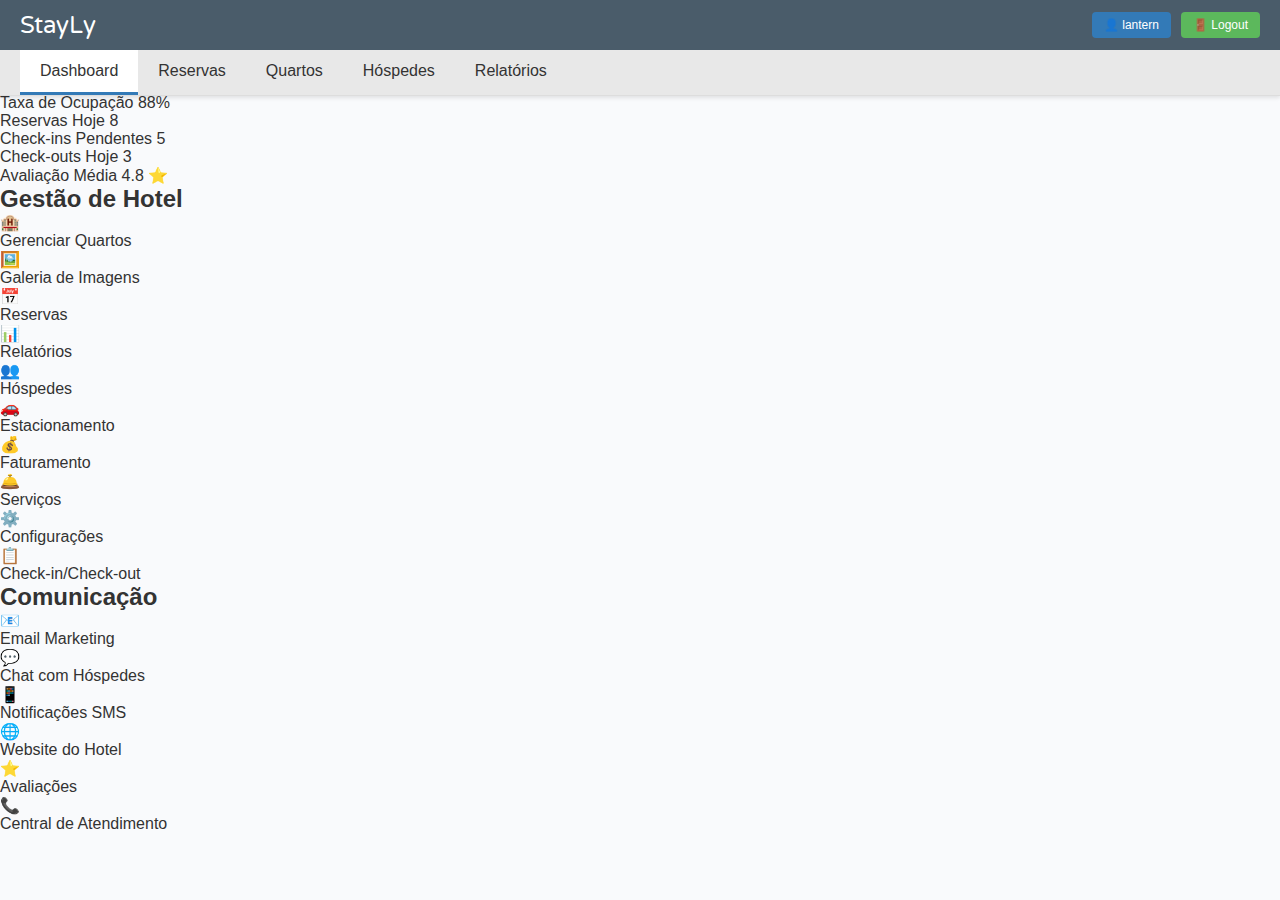
<file: index.html>
<!DOCTYPE html>
<html lang="pt-BR">
<head>
    <meta charset="UTF-8">
    <meta name="viewport" content="width=device-width, initial-scale=1.0">
    <title>StayLy - Painel do Hotel</title>
    <link rel="stylesheet" href="style/style.css">
    <link rel="stylesheet" href="style/header.css">
    <link href="https://fonts.googleapis.com/css2?family=Varela+Round:wght@400&family=Open+Sans:wght@400;500;600&display=swap" rel="stylesheet">
</head>
<body>
    <!-- Cabeçalho -->
    <header class="top-bar">
        <div class="sup">
            <div class="logo">
                StayLy
            </div>
            <div class="user-actions">
                <button class="btn-user">👤 lantern</button>
                <button class="btn-logout">🚪 Logout</button>
            </div>
        </div>
        <div class="inf">
            <nav role="navigation" aria-label="Menu principal">
                <ul class="nav-links">
                    <li><a href="#" class="active">Dashboard</a></li>
                    <li><a href="pages/reservas.html">Reservas</a></li>
                    <li><a href="pages/quartos.html">Quartos</a></li>
                    <li><a href="#">Hóspedes</a></li>
                    <li><a href="#">Relatórios</a></li>
                </ul>
            </nav>
        </div>
    </header>

    <!-- Container principal -->
    <div class="main-container">
        <!-- Barra lateral esquerda -->
        <aside class="sidebar">
            <div class="hotel-info">
                <h3>Pousada Maria</h3>
                <div class="info-item">
                    <span class="label">Endereço</span>
                    <span class="value">Rua Marirana, Numero 6, Honório Roldão</span>
                </div>
                <div class="info-item">
                    <span class="label">Cidade</span>
                    <span class="value">Presidente Figueiredo - AM</span>
                </div>
                <div class="info-item">
                    <span class="label">Último Acesso</span>
                    <span class="value">10.1.4.214</span>
                </div>
                <div class="info-item">
                    <span class="label">Quartos Disponíveis</span>
                    <span class="value">15 / 17</span>
                </div>
                <div class="info-item">
                    <span class="label">Taxa de Ocupação</span>
                    <span class="value">88%</span>
                </div>
                <div class="info-item">
                    <span class="label">Reservas Hoje</span>
                    <span class="value">8</span>
                </div>
                <div class="info-item">
                    <span class="label">Check-ins Pendentes</span>
                    <span class="value">5</span>
                </div>
                <div class="info-item">
                    <span class="label">Check-outs Hoje</span>
                    <span class="value">3</span>
                </div>
                <div class="info-item">
                    <span class="label">Avaliação Média</span>
                    <span class="value">4.8 ⭐</span>
                </div>
            </div>
        </aside>

        <!-- Área de conteúdo principal -->
        <main class="content-area">
            <!-- Seção de Gestão de Hotel -->
            <section class="content-section">
                <h2>Gestão de Hotel</h2>
                <div class="feature-grid">
                    <div class="feature-item">
                        <div class="feature-icon">🏨</div>
                        <span class="feature-label">Gerenciar Quartos</span>
                    </div>
                    <div class="feature-item">
                        <div class="feature-icon">🖼️</div>
                        <span class="feature-label">Galeria de Imagens</span>
                    </div>
                    <div class="feature-item">
                        <div class="feature-icon">📅</div>
                        <span class="feature-label">Reservas</span>
                    </div>
                    <div class="feature-item">
                        <div class="feature-icon">📊</div>
                        <span class="feature-label">Relatórios</span>
                    </div>
                    <div class="feature-item">
                        <div class="feature-icon">👥</div>
                        <span class="feature-label">Hóspedes</span>
                    </div>
                    <div class="feature-item">
                        <div class="feature-icon">🚗</div>
                        <span class="feature-label">Estacionamento</span>
                    </div>
                    <div class="feature-item">
                        <div class="feature-icon">💰</div>
                        <span class="feature-label">Faturamento</span>
                    </div>
                    <div class="feature-item">
                        <div class="feature-icon">🛎️</div>
                        <span class="feature-label">Serviços</span>
                    </div>
                    <div class="feature-item">
                        <div class="feature-icon">⚙️</div>
                        <span class="feature-label">Configurações</span>
                    </div>
                    <div class="feature-item">
                        <div class="feature-icon">📋</div>
                        <span class="feature-label">Check-in/Check-out</span>
                    </div>
                </div>
            </section>

            <!-- Seção de Comunicação -->
            <section class="content-section">
                <h2>Comunicação</h2>
                <div class="feature-grid">
                    <div class="feature-item">
                        <div class="feature-icon">📧</div>
                        <span class="feature-label">Email Marketing</span>
                    </div>
                    <div class="feature-item">
                        <div class="feature-icon">💬</div>
                        <span class="feature-label">Chat com Hóspedes</span>
                    </div>
                    <div class="feature-item">
                        <div class="feature-icon">📱</div>
                        <span class="feature-label">Notificações SMS</span>
                    </div>
                    <div class="feature-item">
                        <div class="feature-icon">🌐</div>
                        <span class="feature-label">Website do Hotel</span>
                    </div>
                    <div class="feature-item">
                        <div class="feature-icon">⭐</div>
                        <span class="feature-label">Avaliações</span>
                    </div>
                    <div class="feature-item">
                        <div class="feature-icon">📞</div>
                        <span class="feature-label">Central de Atendimento</span>
                    </div>
                </div>
            </section>
        </main>
    </div>
</body>
</html>
</file>
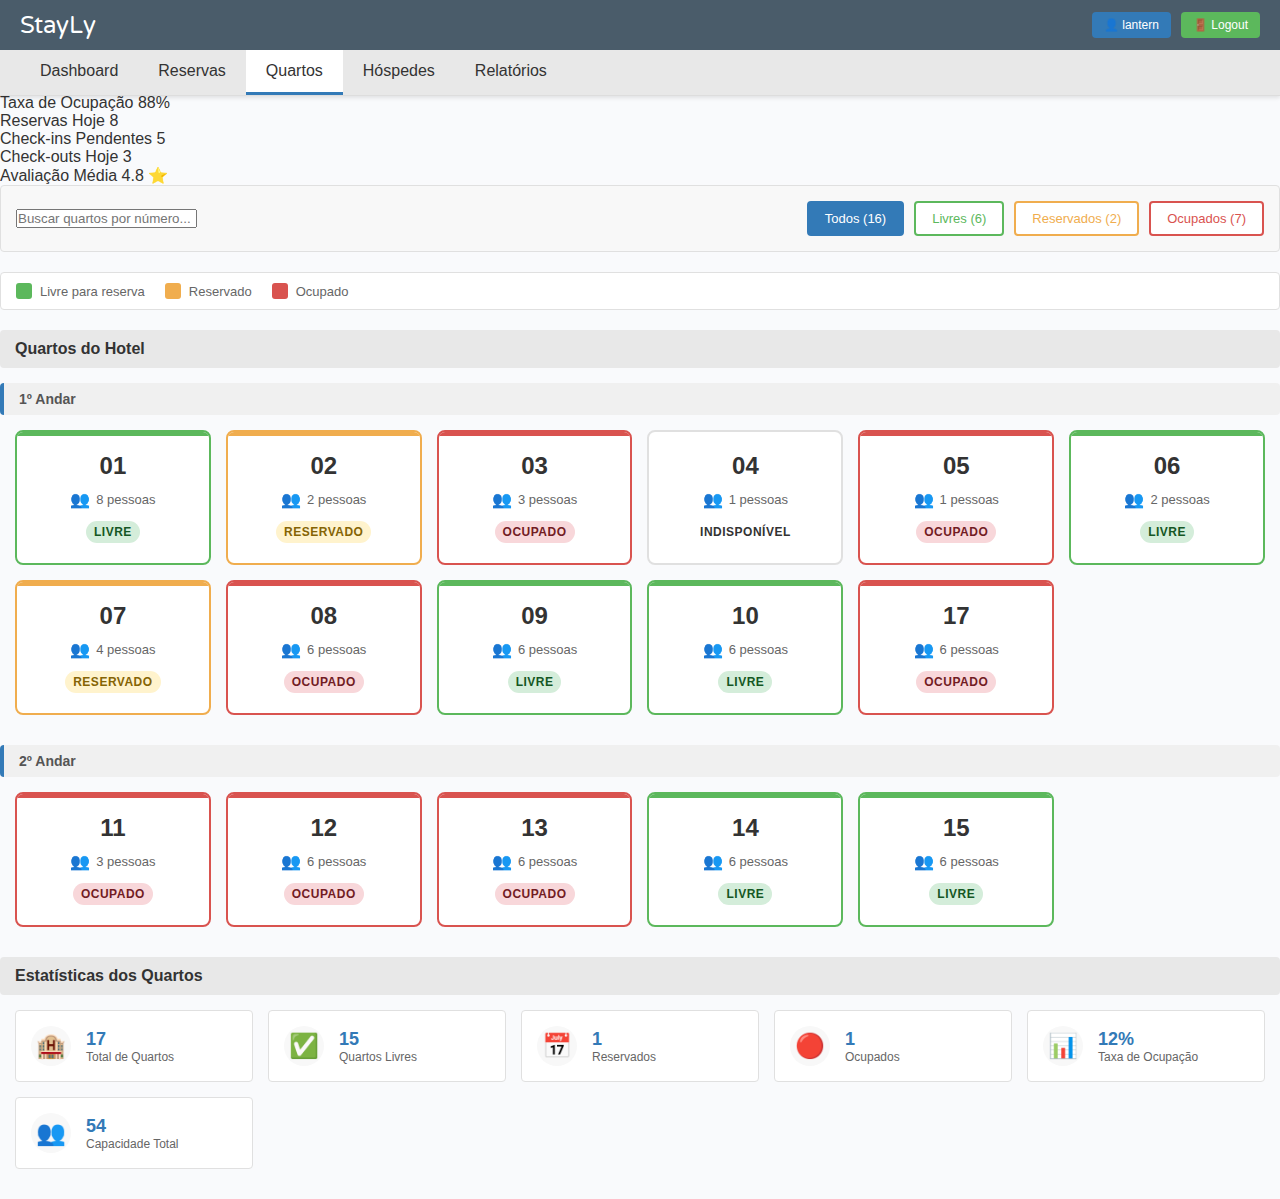
<file: pages/quartos.html>
<!DOCTYPE html>
<html lang="pt-BR">
<head>
    <meta charset="UTF-8">
    <meta name="viewport" content="width=device-width, initial-scale=1.0">
    <title>StayLy - Quartos</title>
    <link rel="stylesheet" href="../style/style.css">
    <link rel="stylesheet" href="../style/header.css">
    <link rel="stylesheet" href="../style/quartos.css">
    <link href="https://fonts.googleapis.com/css2?family=Varela+Round:wght@400&family=Open+Sans:wght@400;500;600&display=swap" rel="stylesheet">
</head>
<body>
    <!-- Cabeçalho -->
    <header class="top-bar">
        <div class="sup">
            <div class="logo">
                StayLy
            </div>
            <div class="user-actions">
                <button class="btn-user">👤 lantern</button>
                <button class="btn-logout">🚪 Logout</button>
            </div>
        </div>
        <div class="inf">
            <nav role="navigation" aria-label="Menu principal">
                <ul class="nav-links">
                    <li><a href="../index.html">Dashboard</a></li>
                    <li><a href="reservas.html">Reservas</a></li>
                    <li><a href="quartos.html" class="active">Quartos</a></li>
                    <li><a href="#">Hóspedes</a></li>
                    <li><a href="#">Relatórios</a></li>
                </ul>
            </nav>
        </div>
    </header>

    <!-- Container principal -->
    <div class="main-container">
        <!-- Barra lateral esquerda -->
        <aside class="sidebar">
            <div class="hotel-info">
                <h3>Pousada Maria</h3>
                <div class="info-item">
                    <span class="label">Endereço</span>
                    <span class="value">Rua Marirana, Numero 6, Honório Roldão</span>
                </div>
                <div class="info-item">
                    <span class="label">Cidade</span>
                    <span class="value">Presidente Figueiredo - AM</span>
                </div>
                <div class="info-item">
                    <span class="label">Último Acesso</span>
                    <span class="value">10.1.4.214</span>
                </div>
                <div class="info-item">
                    <span class="label">Quartos Disponíveis</span>
                    <span class="value">15 / 17</span>
                </div>
                <div class="info-item">
                    <span class="label">Taxa de Ocupação</span>
                    <span class="value">88%</span>
                </div>
                <div class="info-item">
                    <span class="label">Reservas Hoje</span>
                    <span class="value">8</span>
                </div>
                <div class="info-item">
                    <span class="label">Check-ins Pendentes</span>
                    <span class="value">5</span>
                </div>
                <div class="info-item">
                    <span class="label">Check-outs Hoje</span>
                    <span class="value">3</span>
                </div>
                <div class="info-item">
                    <span class="label">Avaliação Média</span>
                    <span class="value">4.8 ⭐</span>
                </div>
            </div>
        </aside>

        <!-- Área de conteúdo principal -->
        <main class="content-area">
            <!-- Barra de ações e filtros -->
            <div class="actions-bar">
                <div class="search-bar">
                    <input type="text" placeholder="Buscar quartos por número..." id="searchInput">
                </div>
                <div class="filter-buttons">
                    <button class="filter-btn active" data-status="todos" onclick="filterRooms('todos')">
                        Todos (17)
                    </button>
                    <button class="filter-btn status-livre" data-status="livre" onclick="filterRooms('livre')">
                        Livres (15)
                    </button>
                    <button class="filter-btn status-reservado" data-status="reservado" onclick="filterRooms('reservado')">
                        Reservados (1)
                    </button>
                    <button class="filter-btn status-ocupado" data-status="ocupado" onclick="filterRooms('ocupado')">
                        Ocupados (1)
                    </button>
                </div>
            </div>

            <!-- Legenda de status -->
            <div class="status-legend">
                <div class="legend-item">
                    <div class="legend-color status-livre"></div>
                    <span>Livre para reserva</span>
                </div>
                <div class="legend-item">
                    <div class="legend-color status-reservado"></div>
                    <span>Reservado</span>
                </div>
                <div class="legend-item">
                    <div class="legend-color status-ocupado"></div>
                    <span>Ocupado</span>
                </div>
            </div>

            <!-- Seção de Quartos -->
            <section class="rooms-section">
                <h2>Quartos do Hotel</h2>
                
                <!-- Primeiro Andar -->
                <div class="floor-section">
                    <h3>1º Andar</h3>
                    <div class="rooms-grid">
                        <div class="room-card status-livre" data-room="101" data-status="livre" onclick="openRoomDetails(101)">
                            <div class="room-number">01</div>
                            <div class="room-capacity">
                                <span class="capacity-icon">👥</span>
                                <span class="capacity-text">8 pessoas</span>
                            </div>
                            <div class="room-status">Livre</div>
                        </div>

                        <div class="room-card status-reservado" data-room="102" data-status="reservado" onclick="openRoomDetails(102)">
                            <div class="room-number">02</div>
                            <div class="room-capacity">
                                <span class="capacity-icon">👥</span>
                                <span class="capacity-text">2 pessoas</span>
                            </div>
                            <div class="room-status">Reservado</div>
                        </div>

                        <div class="room-card status-ocupado" data-room="103" data-status="ocupado" onclick="openRoomDetails(103)">
                            <div class="room-number">03</div>
                            <div class="room-capacity">
                                <span class="capacity-icon">👥</span>
                                <span class="capacity-text">3 pessoas</span>
                            </div>
                            <div class="room-status">Ocupado</div>
                        </div>

                        <div class="room-card status-indisponivel" data-room="104" data-status="indisponivel" onclick="openRoomDetails(104)">
                            <div class="room-number">04</div>
                            <div class="room-capacity">
                                <span class="capacity-icon">👥</span>
                                <span class="capacity-text">1 pessoas</span>
                            </div>
                            <div class="room-status">Indisponível</div>
                        </div>

                        <div class="room-card status-ocupado" data-room="105" data-status="ocupado" onclick="openRoomDetails(105)">
                            <div class="room-number">05</div>
                            <div class="room-capacity">
                                <span class="capacity-icon">👥</span>
                                <span class="capacity-text">1 pessoas</span>
                            </div>
                            <div class="room-status">Ocupado</div>
                        </div>

                        <div class="room-card status-livre" data-room="106" data-status="livre" onclick="openRoomDetails(106)">
                            <div class="room-number">06</div>
                            <div class="room-capacity">
                                <span class="capacity-icon">👥</span>
                                <span class="capacity-text">2 pessoas</span>
                            </div>
                            <div class="room-status">Livre</div>
                        </div>

                        <div class="room-card status-reservado" data-room="107" data-status="reservado" onclick="openRoomDetails(107)">
                            <div class="room-number">07</div>
                            <div class="room-capacity">
                                <span class="capacity-icon">👥</span>
                                <span class="capacity-text">4 pessoas</span>
                            </div>
                            <div class="room-status">reservado</div>
                        </div>

                        <div class="room-card status-ocupado" data-room="108" data-status="ocupado" onclick="openRoomDetails(108)">
                            <div class="room-number">08</div>
                            <div class="room-capacity">
                                <span class="capacity-icon">👥</span>
                                <span class="capacity-text">6 pessoas</span>
                            </div>
                            <div class="room-status">Ocupado</div>
                        </div>
                        
                        <div class="room-card status-livre" data-room="108" data-status="livre" onclick="openRoomDetails(108)">
                            <div class="room-number">09</div>
                            <div class="room-capacity">
                                <span class="capacity-icon">👥</span>
                                <span class="capacity-text">6 pessoas</span>
                            </div>
                            <div class="room-status">Livre</div>
                        </div>
                        
                        <div class="room-card status-livre" data-room="108" data-status="livre" onclick="openRoomDetails(108)">
                            <div class="room-number">10</div>
                            <div class="room-capacity">
                                <span class="capacity-icon">👥</span>
                                <span class="capacity-text">6 pessoas</span>
                            </div>
                            <div class="room-status">Livre</div>
                        </div>
                        
                        <div class="room-card status-ocupado" data-room="108" data-status="ocupado" onclick="openRoomDetails(108)">
                            <div class="room-number">17</div>
                            <div class="room-capacity">
                                <span class="capacity-icon">👥</span>
                                <span class="capacity-text">6 pessoas</span>
                            </div>
                            <div class="room-status">Ocupado</div>
                        </div>
                    </div>
                </div>

                <!-- Segundo Andar -->
                <div class="floor-section">
                    <h3>2º Andar</h3>
                    <div class="rooms-grid">
                        <div class="room-card status-ocupado" data-room="201" data-status="ocupado" onclick="openRoomDetails(201)">
                            <div class="room-number">11</div>
                            <div class="room-capacity">
                                <span class="capacity-icon">👥</span>
                                <span class="capacity-text">3 pessoas</span>
                            </div>
                            <div class="room-status">Ocupado</div>
                        </div>

                        <div class="room-card status-ocupado" data-room="202" data-status="ocupado" onclick="openRoomDetails(202)">
                            <div class="room-number">12</div>
                            <div class="room-capacity">
                                <span class="capacity-icon">👥</span>
                                <span class="capacity-text">6 pessoas</span>
                            </div>
                            <div class="room-status">Ocupado</div>
                        </div>

                        <div class="room-card status-ocupado" data-room="203" data-status="ocupado" onclick="openRoomDetails(203)">
                            <div class="room-number">13</div>
                            <div class="room-capacity">
                                <span class="capacity-icon">👥</span>
                                <span class="capacity-text">6 pessoas</span>
                            </div>
                            <div class="room-status">Ocupado</div>
                        </div>

                        <div class="room-card status-livre" data-room="204" data-status="livre" onclick="openRoomDetails(204)">
                            <div class="room-number">14</div>
                            <div class="room-capacity">
                                <span class="capacity-icon">👥</span>
                                <span class="capacity-text">6 pessoas</span>
                            </div>
                            <div class="room-status">Livre</div>
                        </div>

                        <div class="room-card status-livre" data-room="205" data-status="livre" onclick="openRoomDetails(205)">
                            <div class="room-number">15</div>
                            <div class="room-capacity">
                                <span class="capacity-icon">👥</span>
                                <span class="capacity-text">6 pessoas</span>
                            </div>
                            <div class="room-status">Livre</div>
                        </div>
                    </div>
                </div>
            </section>

            <!-- Estatísticas dos Quartos -->
            <section class="room-stats-section">
                <h2>Estatísticas dos Quartos</h2>
                <div class="stats-grid">
                    <div class="stat-item">
                        <div class="stat-icon">🏨</div>
                        <div class="stat-info">
                            <span class="stat-value">16</span>
                            <span class="stat-label">Total de Quartos</span>
                        </div>
                    </div>
                    <div class="stat-item">
                        <div class="stat-icon">✅</div>
                        <div class="stat-info">
                            <span class="stat-value">6</span>
                            <span class="stat-label">Quartos Livres</span>
                        </div>
                    </div>
                    <div class="stat-item">
                        <div class="stat-icon">📅</div>
                        <div class="stat-info">
                            <span class="stat-value">2</span>
                            <span class="stat-label">Reservados</span>
                        </div>
                    </div>
                    <div class="stat-item">
                        <div class="stat-icon">🔴</div>
                        <div class="stat-info">
                            <span class="stat-value">7</span>
                            <span class="stat-label">Ocupados</span>
                        </div>
                    </div>
                    <div class="stat-item">
                        <div class="stat-icon">📊</div>
                        <div class="stat-info">
                            <span class="stat-value">43%</span>
                            <span class="stat-label">Taxa de Ocupação</span>
                        </div>
                    </div>
                    <div class="stat-item">
                        <div class="stat-icon">👥</div>
                        <div class="stat-info">
                            <span class="stat-value">69</span>
                            <span class="stat-label">Capacidade Total</span>
                        </div>
                    </div>
                </div>
            </section>
        </main>
    </div>

    <script src="../scripts/quartos.js"></script>
</body>
</html>
</file>
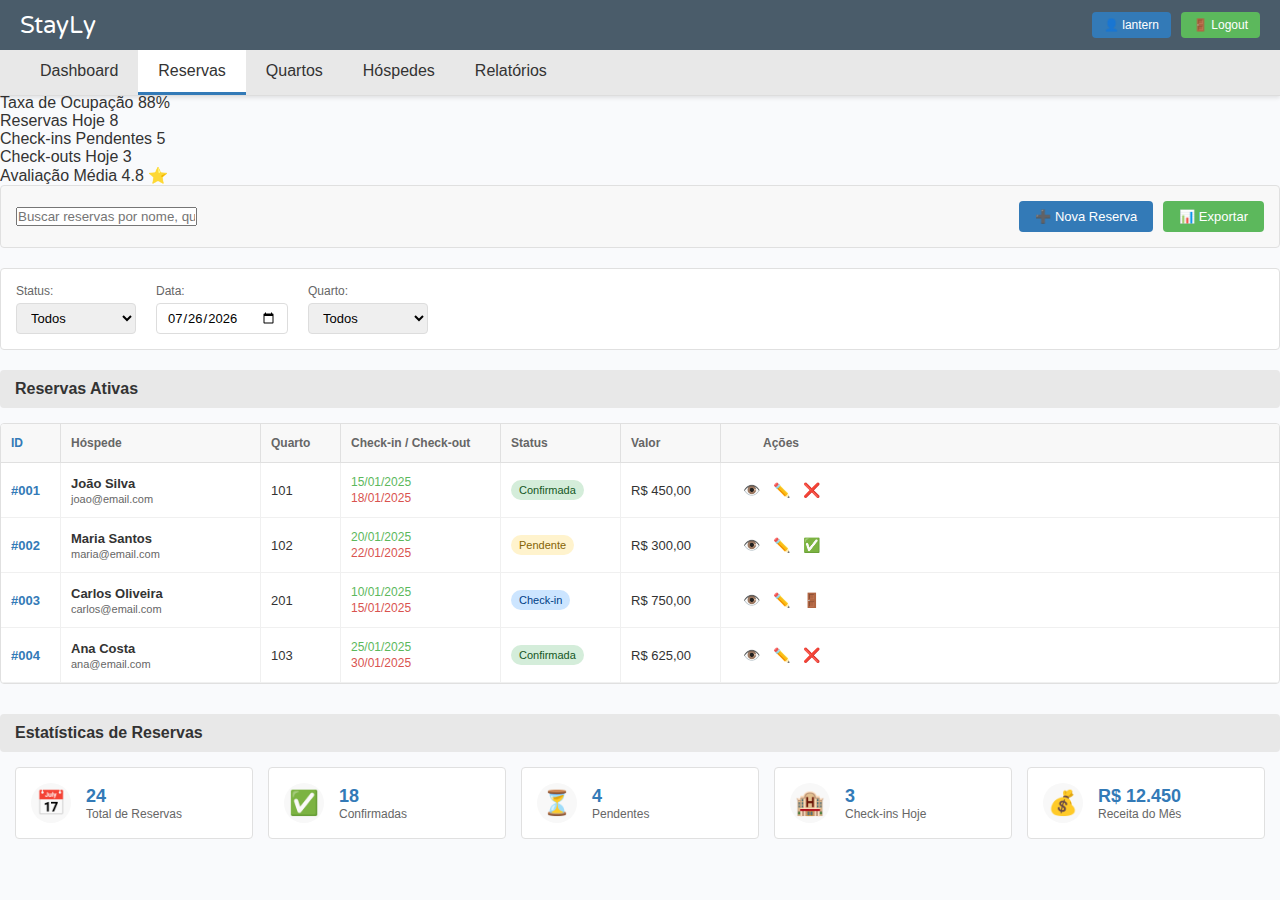
<file: pages/reservas.html>
<!DOCTYPE html>
<html lang="pt-BR">
<head>
    <meta charset="UTF-8">
    <meta name="viewport" content="width=device-width, initial-scale=1.0">
    <title>StayLy - Reservas</title>
    <link rel="stylesheet" href="../style/style.css">
    <link rel="stylesheet" href="../style/header.css">
    <link rel="stylesheet" href="../style/reservas.css">
    <link href="https://fonts.googleapis.com/css2?family=Varela+Round:wght@400&family=Open+Sans:wght@400;500;600&display=swap" rel="stylesheet">
</head>
<body>
    <header class="top-bar">
        <div class="sup">
            <div class="logo">
                StayLy
            </div>
            <div class="user-actions">
                <button class="btn-user">👤 lantern</button>
                <button class="btn-logout">🚪 Logout</button>
            </div>
        </div>
        <div class="inf">
            <nav role="navigation" aria-label="Menu principal">
                <ul class="nav-links">
                    <li><a href="../index.html">Dashboard</a></li>
                    <li><a href="reservas.html" class="active">Reservas</a></li>
                    <li><a href="quartos.html">Quartos</a></li>
                    <li><a href="#">Hóspedes</a></li>
                    <li><a href="#">Relatórios</a></li>
                </ul>
            </nav>
        </div>
    </header>

    <!-- Container principal -->
    <div class="main-container">
        <!-- Barra lateral esquerda -->
        <aside class="sidebar">
            <div class="hotel-info">
                <h3>Pousada Maria</h3>
                <div class="info-item">
                    <span class="label">Endereço</span>
                    <span class="value">Rua Marirana, Numero 6, Honório Roldão</span>
                </div>
                <div class="info-item">
                    <span class="label">Cidade</span>
                    <span class="value">Presidente Figueiredo - AM</span>
                </div>
                <div class="info-item">
                    <span class="label">Último Acesso</span>
                    <span class="value">10.1.4.214</span>
                </div>
                <div class="info-item">
                    <span class="label">Quartos Disponíveis</span>
                    <span class="value">15 / 17</span>
                </div>
                <div class="info-item">
                    <span class="label">Taxa de Ocupação</span>
                    <span class="value">88%</span>
                </div>
                <div class="info-item">
                    <span class="label">Reservas Hoje</span>
                    <span class="value">8</span>
                </div>
                <div class="info-item">
                    <span class="label">Check-ins Pendentes</span>
                    <span class="value">5</span>
                </div>
                <div class="info-item">
                    <span class="label">Check-outs Hoje</span>
                    <span class="value">3</span>
                </div>
                <div class="info-item">
                    <span class="label">Avaliação Média</span>
                    <span class="value">4.8 ⭐</span>
                </div>
            </div>
        </aside>

        <!-- Área de conteúdo principal -->
        <main class="content-area">
            <!-- Barra de ações -->
            <div class="actions-bar">
                <div class="search-bar">
                    <input type="text" placeholder="Buscar reservas por nome, quarto ou data..." id="searchInput">
                </div>
                <div class="action-buttons">
                    <button class="btn-primary" onclick="openNewReservationModal()">
                        ➕ Nova Reserva
                    </button>
                    <button class="btn-secondary" onclick="exportReservations()">
                        📊 Exportar
                    </button>
                </div>
            </div>

            <!-- Filtros -->
            <div class="filters-section">
                <div class="filter-group">
                    <label for="statusFilter">Status:</label>
                    <select id="statusFilter" onchange="filterReservations()">
                        <option value="">Todos</option>
                        <option value="confirmada">Confirmada</option>
                        <option value="pendente">Pendente</option>
                        <option value="cancelada">Cancelada</option>
                        <option value="check-in">Check-in</option>
                        <option value="check-out">Check-out</option>
                    </select>
                </div>
                <div class="filter-group">
                    <label for="dateFilter">Data:</label>
                    <input type="date" id="dateFilter" onchange="filterReservations()">
                </div>
                <div class="filter-group">
                    <label for="roomFilter">Quarto:</label>
                    <select id="roomFilter" onchange="filterReservations()">
                        <option value="">Todos</option>
                        <option value="101">Quarto 101</option>
                        <option value="102">Quarto 102</option>
                        <option value="103">Quarto 103</option>
                        <option value="201">Quarto 201</option>
                        <option value="202">Quarto 202</option>
                    </select>
                </div>
            </div>

            <!-- Lista de Reservas -->
            <section class="reservations-section">
                <h2>Reservas Ativas</h2>
                <div class="reservations-table">
                    <div class="table-header">
                        <div class="col-id">ID</div>
                        <div class="col-guest">Hóspede</div>
                        <div class="col-room">Quarto</div>
                        <div class="col-dates">Check-in / Check-out</div>
                        <div class="col-status">Status</div>
                        <div class="col-value">Valor</div>
                        <div class="col-actions">Ações</div>
                    </div>
                    
                    <div class="reservation-row" data-status="confirmada">
                        <div class="col-id">#001</div>
                        <div class="col-guest">
                            <div class="guest-info">
                                <strong>João Silva</strong>
                                <span>joao@email.com</span>
                            </div>
                        </div>
                        <div class="col-room">101</div>
                        <div class="col-dates">
                            <div class="dates-info">
                                <span class="check-in">15/01/2025</span>
                                <span class="check-out">18/01/2025</span>
                            </div>
                        </div>
                        <div class="col-status">
                            <span class="status-badge status-confirmada">Confirmada</span>
                        </div>
                        <div class="col-value">R$ 450,00</div>
                        <div class="col-actions">
                            <button class="btn-action" onclick="viewReservation(1)" title="Ver detalhes">👁️</button>
                            <button class="btn-action" onclick="editReservation(1)" title="Editar">✏️</button>
                            <button class="btn-action btn-danger" onclick="cancelReservation(1)" title="Cancelar">❌</button>
                        </div>
                    </div>

                    <div class="reservation-row" data-status="pendente">
                        <div class="col-id">#002</div>
                        <div class="col-guest">
                            <div class="guest-info">
                                <strong>Maria Santos</strong>
                                <span>maria@email.com</span>
                            </div>
                        </div>
                        <div class="col-room">102</div>
                        <div class="col-dates">
                            <div class="dates-info">
                                <span class="check-in">20/01/2025</span>
                                <span class="check-out">22/01/2025</span>
                            </div>
                        </div>
                        <div class="col-status">
                            <span class="status-badge status-pendente">Pendente</span>
                        </div>
                        <div class="col-value">R$ 300,00</div>
                        <div class="col-actions">
                            <button class="btn-action" onclick="viewReservation(2)" title="Ver detalhes">👁️</button>
                            <button class="btn-action" onclick="editReservation(2)" title="Editar">✏️</button>
                            <button class="btn-action btn-confirm" onclick="confirmReservation(2)" title="Confirmar">✅</button>
                        </div>
                    </div>

                    <div class="reservation-row" data-status="check-in">
                        <div class="col-id">#003</div>
                        <div class="col-guest">
                            <div class="guest-info">
                                <strong>Carlos Oliveira</strong>
                                <span>carlos@email.com</span>
                            </div>
                        </div>
                        <div class="col-room">201</div>
                        <div class="col-dates">
                            <div class="dates-info">
                                <span class="check-in">10/01/2025</span>
                                <span class="check-out">15/01/2025</span>
                            </div>
                        </div>
                        <div class="col-status">
                            <span class="status-badge status-check-in">Check-in</span>
                        </div>
                        <div class="col-value">R$ 750,00</div>
                        <div class="col-actions">
                            <button class="btn-action" onclick="viewReservation(3)" title="Ver detalhes">👁️</button>
                            <button class="btn-action" onclick="editReservation(3)" title="Editar">✏️</button>
                            <button class="btn-action btn-checkout" onclick="checkoutReservation(3)" title="Check-out">🚪</button>
                        </div>
                    </div>

                    <div class="reservation-row" data-status="confirmada">
                        <div class="col-id">#004</div>
                        <div class="col-guest">
                            <div class="guest-info">
                                <strong>Ana Costa</strong>
                                <span>ana@email.com</span>
                            </div>
                        </div>
                        <div class="col-room">103</div>
                        <div class="col-dates">
                            <div class="dates-info">
                                <span class="check-in">25/01/2025</span>
                                <span class="check-out">30/01/2025</span>
                            </div>
                        </div>
                        <div class="col-status">
                            <span class="status-badge status-confirmada">Confirmada</span>
                        </div>
                        <div class="col-value">R$ 625,00</div>
                        <div class="col-actions">
                            <button class="btn-action" onclick="viewReservation(4)" title="Ver detalhes">👁️</button>
                            <button class="btn-action" onclick="editReservation(4)" title="Editar">✏️</button>
                            <button class="btn-action btn-danger" onclick="cancelReservation(4)" title="Cancelar">❌</button>
                        </div>
                    </div>
                </div>
            </section>

            <!-- Estatísticas rápidas -->
            <section class="stats-section">
                <h2>Estatísticas de Reservas</h2>
                <div class="stats-grid">
                    <div class="stat-item">
                        <div class="stat-icon">📅</div>
                        <div class="stat-info">
                            <span class="stat-value">24</span>
                            <span class="stat-label">Total de Reservas</span>
                        </div>
                    </div>
                    <div class="stat-item">
                        <div class="stat-icon">✅</div>
                        <div class="stat-info">
                            <span class="stat-value">18</span>
                            <span class="stat-label">Confirmadas</span>
                        </div>
                    </div>
                    <div class="stat-item">
                        <div class="stat-icon">⏳</div>
                        <div class="stat-info">
                            <span class="stat-value">4</span>
                            <span class="stat-label">Pendentes</span>
                        </div>
                    </div>
                    <div class="stat-item">
                        <div class="stat-icon">🏨</div>
                        <div class="stat-info">
                            <span class="stat-value">3</span>
                            <span class="stat-label">Check-ins Hoje</span>
                        </div>
                    </div>
                    <div class="stat-item">
                        <div class="stat-icon">💰</div>
                        <div class="stat-info">
                            <span class="stat-value">R$ 12.450</span>
                            <span class="stat-label">Receita do Mês</span>
                        </div>
                    </div>
                </div>
            </section>
        </main>
    </div>

    <!-- Modal para Nova Reserva -->
    <div id="newReservationModal" class="modal">
        <div class="modal-content">
            <div class="modal-header">
                <h3>Nova Reserva</h3>
                <span class="close" onclick="closeModal()">&times;</span>
            </div>
            <div class="modal-body">
                <form id="newReservationForm">
                    <div class="form-row">
                        <div class="form-group">
                            <label for="guestName">Nome do Hóspede:</label>
                            <input type="text" id="guestName" required>
                        </div>
                        <div class="form-group">
                            <label for="guestEmail">Email:</label>
                            <input type="email" id="guestEmail" required>
                        </div>
                    </div>
                    <div class="form-row">
                        <div class="form-group">
                            <label for="guestPhone">Telefone:</label>
                            <input type="tel" id="guestPhone">
                        </div>
                        <div class="form-group">
                            <label for="roomNumber">Quarto:</label>
                            <select id="roomNumber" required>
                                <option value="">Selecione um quarto</option>
                                <option value="101">Quarto 101</option>
                                <option value="102">Quarto 102</option>
                                <option value="103">Quarto 103</option>
                                <option value="201">Quarto 201</option>
                                <option value="202">Quarto 202</option>
                            </select>
                        </div>
                    </div>
                    <div class="form-row">
                        <div class="form-group">
                            <label for="checkinDate">Check-in:</label>
                            <input type="date" id="checkinDate" required>
                        </div>
                        <div class="form-group">
                            <label for="checkoutDate">Check-out:</label>
                            <input type="date" id="checkoutDate" required>
                        </div>
                    </div>
                    <div class="form-row">
                        <div class="form-group">
                            <label for="guests">Número de Hóspedes:</label>
                            <input type="number" id="guests" min="1" max="4" value="1">
                        </div>
                        <div class="form-group">
                            <label for="totalValue">Valor Total:</label>
                            <input type="number" id="totalValue" step="0.01" required>
                        </div>
                    </div>
                    <div class="form-group">
                        <label for="observations">Observações:</label>
                        <textarea id="observations" rows="3"></textarea>
                    </div>
                </form>
            </div>
            <div class="modal-footer">
                <button type="button" class="btn-secondary" onclick="closeModal()">Cancelar</button>
                <button type="submit" class="btn-primary" onclick="saveReservation()">Salvar Reserva</button>
            </div>
        </div>
    </div>

    <script src="../scripts/reservas.js"></script>
</body>
</html>
</file>
<file: style/header.css>
.top-bar {
    width: 100%;
    position: fixed;
    top: 0;
    left: 0;
    z-index: 1000;
    box-shadow: 0 2px 4px rgba(0,0,0,0.1);
}

.sup {
    display: flex;
    justify-content: space-between;
    align-items: center;
    background-color: #4a5c6a;
    padding: 0;
    height: 50px;
}

.logo {
    padding: 0 40px 0 20px;
    font-size: 24px;
    font-family: 'Varela Round', sans-serif;
    color: white;
    font-weight: 400;
}

.user-actions {
    display: flex;
    align-items: center;
    gap: 10px;
    padding-right: 20px;
}

.btn-user, .btn-logout {
    background-color: #337ab7;
    color: white;
    border: none;
    padding: 6px 12px;
    border-radius: 4px;
    font-size: 12px;
    cursor: pointer;
    transition: background-color 0.2s;
}

.btn-user:hover, .btn-logout:hover {
    background-color: #286090;
}

.btn-logout {
    background-color: #5cb85c;
}

.btn-logout:hover {
    background-color: #449d44;
}

.inf {
    background-color: #e8e8e8;
    border-bottom: 1px solid #ddd;
}

.inf nav {
    padding: 0 20px;
}

.nav-links {
    list-style: none;
    display: flex;
    margin: 0;
    padding: 0;
}

.nav-links li {
    margin-right: 0;
}

.nav-links a {
    display: block;
    color: #333;
    text-decoration: none;
    font-weight: 400;
    padding: 12px 20px;
    border-bottom: 3px solid transparent;
    transition: all 0.2s;
}

.nav-links a:hover {
    background-color: #ddd;
}

.nav-links a.active {
    background-color: #fff;
    border-bottom-color: #337ab7;
}
</file>
<file: style/quartos.css>
/* Estilos específicos para a página de quartos */

/* Barra de ações */
.actions-bar {
    display: flex;
    justify-content: space-between;
    align-items: center;
    margin-bottom: 20px;
    padding: 15px;
    background-color: #f8f8f8;
    border-radius: 4px;
    border: 1px solid #e0e0e0;
    flex-wrap: wrap;
    gap: 15px;
}

.filter-buttons {
    display: flex;
    gap: 10px;
    flex-wrap: wrap;
}

.filter-btn {
    padding: 8px 16px;
    border: 2px solid transparent;
    border-radius: 4px;
    font-size: 13px;
    cursor: pointer;
    transition: all 0.2s;
    font-weight: 500;
    background-color: #fff;
    color: #666;
}

.filter-btn:hover {
    transform: translateY(-1px);
    box-shadow: 0 2px 4px rgba(0,0,0,0.1);
}

.filter-btn.active {
    background-color: #337ab7;
    color: white;
    border-color: #337ab7;
}

.filter-btn.status-livre {
    border-color: #5cb85c;
    color: #5cb85c;
}

.filter-btn.status-livre.active {
    background-color: #5cb85c;
    color: white;
}

.filter-btn.status-reservado {
    border-color: #f0ad4e;
    color: #f0ad4e;
}

.filter-btn.status-reservado.active {
    background-color: #f0ad4e;
    color: white;
}

.filter-btn.status-ocupado {
    border-color: #d9534f;
    color: #d9534f;
}

.filter-btn.status-ocupado.active {
    background-color: #d9534f;
    color: white;
}

/* Legenda de status */
.status-legend {
    display: flex;
    gap: 20px;
    margin-bottom: 20px;
    padding: 10px 15px;
    background-color: #fff;
    border: 1px solid #e0e0e0;
    border-radius: 4px;
    flex-wrap: wrap;
}

.legend-item {
    display: flex;
    align-items: center;
    gap: 8px;
    font-size: 13px;
    color: #666;
}

.legend-color {
    width: 16px;
    height: 16px;
    border-radius: 3px;
}

.legend-color.status-livre {
    background-color: #5cb85c;
}

.legend-color.status-reservado {
    background-color: #f0ad4e;
}

.legend-color.status-ocupado {
    background-color: #d9534f;
}

/* Seção de quartos */
.rooms-section {
    margin-bottom: 30px;
}

.rooms-section h2 {
    font-size: 16px;
    font-weight: 600;
    color: #333;
    margin-bottom: 15px;
    padding: 10px 15px;
    background-color: #e8e8e8;
    border-radius: 4px;
}

/* Seção por andar */
.floor-section {
    margin-bottom: 30px;
}

.floor-section h3 {
    font-size: 14px;
    font-weight: 600;
    color: #555;
    margin-bottom: 15px;
    padding: 8px 15px;
    background-color: #f0f0f0;
    border-radius: 4px;
    border-left: 4px solid #337ab7;
}

/* Grid de quartos */
.rooms-grid {
    display: grid;
    grid-template-columns: repeat(auto-fill, minmax(180px, 1fr));
    gap: 15px;
    padding: 0 15px;
}

/* Card do quarto */
.room-card {
    background-color: #fff;
    border: 2px solid #e0e0e0;
    border-radius: 8px;
    padding: 20px;
    text-align: center;
    cursor: pointer;
    transition: all 0.3s ease;
    position: relative;
    overflow: hidden;
}

.room-card::before {
    content: '';
    position: absolute;
    top: 0;
    left: 0;
    right: 0;
    height: 4px;
    transition: all 0.3s ease;
}

.room-card:hover {
    transform: translateY(-3px);
    box-shadow: 0 6px 12px rgba(0,0,0,0.15);
}

/* Status dos quartos */
.room-card.status-livre {
    border-color: #5cb85c;
}

.room-card.status-livre::before {
    background-color: #5cb85c;
}

.room-card.status-livre:hover {
    border-color: #449d44;
    box-shadow: 0 6px 12px rgba(92, 184, 92, 0.3);
}

.room-card.status-reservado {
    border-color: #f0ad4e;
}

.room-card.status-reservado::before {
    background-color: #f0ad4e;
}

.room-card.status-reservado:hover {
    border-color: #ec971f;
    box-shadow: 0 6px 12px rgba(240, 173, 78, 0.3);
}

.room-card.status-ocupado {
    border-color: #d9534f;
}

.room-card.status-ocupado::before {
    background-color: #d9534f;
}

.room-card.status-ocupado:hover {
    border-color: #c9302c;
    box-shadow: 0 6px 12px rgba(217, 83, 79, 0.3);
}

/* Elementos do card */
.room-number {
    font-size: 24px;
    font-weight: 600;
    color: #333;
    margin-bottom: 10px;
}

.room-capacity {
    display: flex;
    align-items: center;
    justify-content: center;
    gap: 6px;
    margin-bottom: 12px;
    font-size: 13px;
    color: #666;
}

.capacity-icon {
    font-size: 16px;
}

.capacity-text {
    font-weight: 500;
}

.room-status {
    font-size: 12px;
    font-weight: 600;
    text-transform: uppercase;
    letter-spacing: 0.5px;
    padding: 4px 8px;
    border-radius: 12px;
    display: inline-block;
}

.status-livre .room-status {
    background-color: #d4edda;
    color: #155724;
}

.status-reservado .room-status {
    background-color: #fff3cd;
    color: #856404;
}

.status-ocupado .room-status {
    background-color: #f8d7da;
    color: #721c24;
}

/* Seção de estatísticas dos quartos */
.room-stats-section {
    margin-bottom: 30px;
}

.room-stats-section h2 {
    font-size: 16px;
    font-weight: 600;
    color: #333;
    margin-bottom: 15px;
    padding: 10px 15px;
    background-color: #e8e8e8;
    border-radius: 4px;
}

.stats-grid {
    display: grid;
    grid-template-columns: repeat(auto-fit, minmax(200px, 1fr));
    gap: 15px;
    padding: 0 15px;
}

.stat-item {
    display: flex;
    align-items: center;
    padding: 15px;
    background-color: #fff;
    border: 1px solid #e0e0e0;
    border-radius: 4px;
    transition: all 0.2s;
}

.stat-item:hover {
    transform: translateY(-1px);
    box-shadow: 0 2px 4px rgba(0,0,0,0.1);
}

.stat-icon {
    font-size: 24px;
    margin-right: 15px;
    width: 40px;
    height: 40px;
    display: flex;
    align-items: center;
    justify-content: center;
    background-color: #f8f8f8;
    border-radius: 50%;
}

.stat-info {
    display: flex;
    flex-direction: column;
}

.stat-value {
    font-size: 18px;
    font-weight: 600;
    color: #337ab7;
}

.stat-label {
    font-size: 12px;
    color: #666;
    font-weight: 500;
}

/* Estados ocultos para filtros */
.room-card.hidden {
    display: none;
}

/* Responsividade */
@media (max-width: 1024px) {
    .rooms-grid {
        grid-template-columns: repeat(auto-fill, minmax(160px, 1fr));
        gap: 12px;
    }
    
    .room-card {
        padding: 15px;
    }
    
    .room-number {
        font-size: 20px;
    }
    
    .stats-grid {
        grid-template-columns: repeat(auto-fit, minmax(180px, 1fr));
    }
}

@media (max-width: 768px) {
    .actions-bar {
        flex-direction: column;
        align-items: stretch;
    }
    
    .filter-buttons {
        justify-content: center;
    }
    
    .status-legend {
        justify-content: center;
    }
    
    .rooms-grid {
        grid-template-columns: repeat(auto-fill, minmax(140px, 1fr));
        gap: 10px;
    }
    
    .room-card {
        padding: 12px;
    }
    
    .room-number {
        font-size: 18px;
        margin-bottom: 8px;
    }
    
    .room-capacity {
        font-size: 12px;
        margin-bottom: 10px;
    }
    
    .capacity-icon {
        font-size: 14px;
    }
    
    .room-status {
        font-size: 11px;
    }
    
    .stats-grid {
        grid-template-columns: 1fr;
    }
    
    .stat-item {
        padding: 12px;
    }
    
    .stat-icon {
        font-size: 20px;
        width: 35px;
        height: 35px;
        margin-right: 12px;
    }
    
    .stat-value {
        font-size: 16px;
    }
}

@media (max-width: 480px) {
    .actions-bar {
        padding: 10px;
    }
    
    .status-legend {
        padding: 8px 10px;
        gap: 15px;
    }
    
    .legend-item {
        font-size: 12px;
    }
    
    .filter-btn {
        padding: 6px 12px;
        font-size: 12px;
    }
    
    .rooms-grid {
        grid-template-columns: repeat(auto-fill, minmax(120px, 1fr));
        gap: 8px;
        padding: 0 10px;
    }
    
    .room-card {
        padding: 10px;
    }
    
    .room-number {
        font-size: 16px;
        margin-bottom: 6px;
    }
    
    .room-capacity {
        font-size: 11px;
        margin-bottom: 8px;
    }
    
    .capacity-icon {
        font-size: 12px;
    }
    
    .room-status {
        font-size: 10px;
        padding: 3px 6px;
    }
    
    .floor-section h3 {
        font-size: 13px;
        padding: 6px 10px;
    }
}
</file>
<file: style/reservas.css>
/* Barra de ações */
.actions-bar {
    display: flex;
    justify-content: space-between;
    align-items: center;
    margin-bottom: 20px;
    padding: 15px;
    background-color: #f8f8f8;
    border-radius: 4px;
    border: 1px solid #e0e0e0;
}

.action-buttons {
    display: flex;
    gap: 10px;
}

.btn-primary, .btn-secondary {
    padding: 8px 16px;
    border: none;
    border-radius: 4px;
    font-size: 13px;
    cursor: pointer;
    transition: all 0.2s;
    font-weight: 500;
}

.btn-primary {
    background-color: #337ab7;
    color: white;
}

.btn-primary:hover {
    background-color: #286090;
}

.btn-secondary {
    background-color: #5cb85c;
    color: white;
}

.btn-secondary:hover {
    background-color: #449d44;
}

/* Seção de filtros */
.filters-section {
    display: flex;
    gap: 20px;
    margin-bottom: 20px;
    padding: 15px;
    background-color: #fff;
    border: 1px solid #e0e0e0;
    border-radius: 4px;
}

.filter-group {
    display: flex;
    flex-direction: column;
    gap: 5px;
}

.filter-group label {
    font-size: 12px;
    font-weight: 500;
    color: #666;
}

.filter-group select,
.filter-group input {
    padding: 6px 10px;
    border: 1px solid #ddd;
    border-radius: 4px;
    font-size: 13px;
    min-width: 120px;
}

.filter-group select:focus,
.filter-group input:focus {
    outline: none;
    border-color: #337ab7;
    box-shadow: 0 0 0 2px rgba(51, 122, 183, 0.2);
}

/* Seção de reservas */
.reservations-section {
    margin-bottom: 30px;
}

.reservations-section h2 {
    font-size: 16px;
    font-weight: 600;
    color: #333;
    margin-bottom: 15px;
    padding: 10px 15px;
    background-color: #e8e8e8;
    border-radius: 4px;
}

/* Tabela de reservas */
.reservations-table {
    background-color: #fff;
    border: 1px solid #e0e0e0;
    border-radius: 4px;
    overflow: hidden;
}

.table-header {
    display: grid;
    grid-template-columns: 60px 200px 80px 160px 120px 100px 120px;
    background-color: #f8f8f8;
    border-bottom: 1px solid #e0e0e0;
    font-weight: 600;
    font-size: 12px;
    color: #666;
}

.table-header > div {
    padding: 12px 10px;
    border-right: 1px solid #e0e0e0;
}

.table-header > div:last-child {
    border-right: none;
}

.reservation-row {
    display: grid;
    grid-template-columns: 60px 200px 80px 160px 120px 100px 120px;
    border-bottom: 1px solid #f0f0f0;
    transition: background-color 0.2s;
}

.reservation-row:hover {
    background-color: #f8f8f8;
}

.reservation-row > div {
    padding: 12px 10px;
    border-right: 1px solid #f0f0f0;
    display: flex;
    align-items: center;
    font-size: 13px;
}

.reservation-row > div:last-child {
    border-right: none;
}

.col-id {
    font-weight: 600;
    color: #337ab7;
}

.guest-info {
    display: flex;
    flex-direction: column;
    gap: 2px;
}

.guest-info strong {
    font-weight: 600;
    color: #333;
}

.guest-info span {
    font-size: 11px;
    color: #666;
}

.dates-info {
    display: flex;
    flex-direction: column;
    gap: 2px;
}

.check-in, .check-out {
    font-size: 12px;
}

.check-in {
    color: #5cb85c;
    font-weight: 500;
}

.check-out {
    color: #d9534f;
    font-weight: 500;
}

/* Status badges */
.status-badge {
    padding: 4px 8px;
    border-radius: 12px;
    font-size: 11px;
    font-weight: 500;
    text-align: center;
}

.status-confirmada {
    background-color: #d4edda;
    color: #155724;
}

.status-pendente {
    background-color: #fff3cd;
    color: #856404;
}

.status-cancelada {
    background-color: #f8d7da;
    color: #721c24;
}

.status-check-in {
    background-color: #cce5ff;
    color: #004085;
}

.status-check-out {
    background-color: #e2e3e5;
    color: #383d41;
}

/* Botões de ação */
.col-actions {
    display: flex;
    gap: 5px;
    justify-content: center;
}

.btn-action {
    background: none;
    border: none;
    cursor: pointer;
    padding: 4px;
    border-radius: 3px;
    transition: background-color 0.2s;
    font-size: 14px;
}

.btn-action:hover {
    background-color: #f0f0f0;
}

.btn-danger:hover {
    background-color: #f8d7da;
}

.btn-confirm:hover {
    background-color: #d4edda;
}

.btn-checkout:hover {
    background-color: #cce5ff;
}

/* Seção de estatísticas */
.stats-section {
    margin-bottom: 30px;
}

.stats-section h2 {
    font-size: 16px;
    font-weight: 600;
    color: #333;
    margin-bottom: 15px;
    padding: 10px 15px;
    background-color: #e8e8e8;
    border-radius: 4px;
}

.stats-grid {
    display: grid;
    grid-template-columns: repeat(auto-fit, minmax(200px, 1fr));
    gap: 15px;
    padding: 0 15px;
}

.stat-item {
    display: flex;
    align-items: center;
    padding: 15px;
    background-color: #fff;
    border: 1px solid #e0e0e0;
    border-radius: 4px;
    transition: all 0.2s;
}

.stat-item:hover {
    transform: translateY(-1px);
    box-shadow: 0 2px 4px rgba(0,0,0,0.1);
}

.stat-icon {
    font-size: 24px;
    margin-right: 15px;
    width: 40px;
    height: 40px;
    display: flex;
    align-items: center;
    justify-content: center;
    background-color: #f8f8f8;
    border-radius: 50%;
}

.stat-info {
    display: flex;
    flex-direction: column;
}

.stat-value {
    font-size: 18px;
    font-weight: 600;
    color: #337ab7;
}

.stat-label {
    font-size: 12px;
    color: #666;
    font-weight: 500;
}

/* Modal */
.modal {
    display: none;
    position: fixed;
    z-index: 2000;
    left: 0;
    top: 0;
    width: 100%;
    height: 100%;
    background-color: rgba(0,0,0,0.5);
}

.modal-content {
    background-color: #fff;
    margin: 5% auto;
    padding: 0;
    border-radius: 4px;
    width: 90%;
    max-width: 600px;
    box-shadow: 0 4px 6px rgba(0,0,0,0.1);
}

.modal-header {
    display: flex;
    justify-content: space-between;
    align-items: center;
    padding: 15px 20px;
    border-bottom: 1px solid #e0e0e0;
    background-color: #f8f8f8;
    border-radius: 4px 4px 0 0;
}

.modal-header h3 {
    margin: 0;
    font-size: 16px;
    font-weight: 600;
    color: #333;
}

.close {
    color: #aaa;
    font-size: 24px;
    font-weight: bold;
    cursor: pointer;
    line-height: 1;
}

.close:hover {
    color: #333;
}

.modal-body {
    padding: 20px;
}

.form-row {
    display: flex;
    gap: 15px;
    margin-bottom: 15px;
}

.form-group {
    flex: 1;
    display: flex;
    flex-direction: column;
    gap: 5px;
}

.form-group label {
    font-size: 12px;
    font-weight: 500;
    color: #666;
}

.form-group input,
.form-group select,
.form-group textarea {
    padding: 8px 12px;
    border: 1px solid #ddd;
    border-radius: 4px;
    font-size: 13px;
}

.form-group input:focus,
.form-group select:focus,
.form-group textarea:focus {
    outline: none;
    border-color: #337ab7;
    box-shadow: 0 0 0 2px rgba(51, 122, 183, 0.2);
}

.modal-footer {
    display: flex;
    justify-content: flex-end;
    gap: 10px;
    padding: 15px 20px;
    border-top: 1px solid #e0e0e0;
    background-color: #f8f8f8;
    border-radius: 0 0 4px 4px;
}

/* Responsividade */
@media (max-width: 1024px) {
    .table-header,
    .reservation-row {
        grid-template-columns: 50px 150px 70px 140px 100px 90px 100px;
    }
    
    .stats-grid {
        grid-template-columns: repeat(auto-fit, minmax(180px, 1fr));
    }
}

@media (max-width: 768px) {
    .actions-bar {
        flex-direction: column;
        gap: 15px;
        align-items: stretch;
    }
    
    .action-buttons {
        justify-content: center;
    }
    
    .filters-section {
        flex-direction: column;
        gap: 15px;
    }
    
    .filter-group {
        flex-direction: row;
        align-items: center;
        gap: 10px;
    }
    
    .filter-group label {
        min-width: 60px;
    }
    
    .reservations-table {
        overflow-x: auto;
    }
    
    .table-header,
    .reservation-row {
        min-width: 700px;
    }
    
    .stats-grid {
        grid-template-columns: 1fr;
    }
    
    .form-row {
        flex-direction: column;
    }
    
    .modal-content {
        width: 95%;
        margin: 2% auto;
    }
}

@media (max-width: 480px) {
    .actions-bar {
        padding: 10px;
    }
    
    .filters-section {
        padding: 10px;
    }
    
    .btn-primary,
    .btn-secondary {
        padding: 6px 12px;
        font-size: 12px;
    }
    
    .stat-item {
        padding: 12px;
    }
    
    .stat-icon {
        font-size: 20px;
        width: 35px;
        height: 35px;
        margin-right: 12px;
    }
    
    .stat-value {
        font-size: 16px;
    }
    
    .modal-body {
        padding: 15px;
    }
    
    .modal-footer {
        padding: 10px 15px;
    }
}
</file>
<file: style/style.css>
/* Reset */
* {
  margin: 0;
  padding: 0;
  box-sizing: border-box;
  font-family: 'Segoe UI', Tahoma, Geneva, Verdana, sans-serif;
}

body {
  background: #f9fafc;
  color: #333;
}

/* Header */
.header {
  background: #1a2b4c;
  color: #fff;
  display: flex;
  justify-content: space-between;
  align-items: center;
  padding: 15px 40px;
}

.logo {
  font-size: 1.8rem;
  font-weight: bold;
}

.user-profile {
  position: relative;
  cursor: pointer;
}  

.user-profile span {
  margin-left: 8px;
}

.dropdown-menu {
  display: none;
  position: absolute;
  top: 100%;
  right: 0;
  background: #fff;
  box-shadow: 0 2px 6px rgba(0,0,0,0.15);
  border-radius: 6px;
}

.dropdown-menu.active {
  display: block;
}

.dropdown-menu a {
  display: block;
  padding: 10px 15px;
  color: #333;
  text-decoration: none;
}

.dropdown-menu a:hover {
  background: #f2f2f2;
}


.user-profile:hover .dropdown-menu {
  display: block;
}

/* Hero */
.hero {
  background: linear-gradient(to right, #1a2b4c, #2d4d7b);
  color: #fff;
  text-align: center;
  padding: 60px 20px;
}

.hero h1 {
  font-size: 2rem;
  margin-bottom: 10px;
}

/* Filtros */
.filtros {
  display: flex;
  justify-content: space-around;
  padding: 20px;
  background: #eef1f5;
  border-bottom: 1px solid #ccc;
}

.filtro {
  font-weight: 600;
}

/* Actions */
.actions {
  display: flex;
  justify-content: center;
  padding: 20px;
}

.actions button {
  background: #2d4d7b;
  color: #fff;
  padding: 12px 24px;
  border: none;
  border-radius: 6px;
  font-size: 0.8rem;
  cursor: pointer;
  transition: 0.3s;
}

.actions button:hover {
  background: #1a2b4c;
}

/* Services Grid */
.services {
  display: grid;
  grid-template-columns: repeat(3, 1fr); /* Sempre 3 colunas */
  gap: 20px;
  padding: 40px 20px;
}


.card {
  background: #fff;
  padding: 25px;
  border-radius: 10px;
  border: 1px solid #e0e0e0;
  transition: 0.3s;
}

.card:hover {
  transform: translateY(-5px);
  box-shadow: 0px 6px 15px rgba(0,0,0,0.1);
}

.card h2 {
  margin-bottom: 10px;
  color: #1a2b4c;
}

.card.indisponivel {
  color: #999;
}

.card .edit-icon {
  cursor: pointer;
  font-size: 1.2rem;
  color: #2d4d7b;
  transition: 0.3s;
}

.card .edit-icon:hover {
  color: #1a2b4c;
}

.details {
  list-style: none;
  margin: 15px 0;
  padding-left: 0;
  font-size: 0.95rem;
}

.valor {
  font-weight: bold;
  margin: 15px 0;
}

.card .actions button {
  margin: 5px;
  padding: 8px 16px;
  background: #2d4d7b;
  border: none;
  color: #fff;
  border-radius: 5px;
  cursor: pointer;
}

.card .actions button:hover {
  background: #1a2b4c;
}


/* Modal */
.modal {
  display: none;
  position: fixed;
  inset: 0;
  background: rgba(0,0,0,0.5);
  justify-content: center;
  align-items: flex-start; /* <-- Agora alinha no topo */
  padding: 40px 10px; /* Dá espaço do topo e laterais */
  overflow-y: auto; /* Permite rolar se modal for maior que tela */
  z-index: 1000;
}

.modal-content {
  background: #fff;
  padding: 25px;
  border-radius: 10px;
  width: 100%;
  max-width: 450px;
  max-height: calc(100vh - 80px); /* garante que cabe na tela */
  overflow-y: auto; /* Conteúdo do modal fica rolável */
  box-shadow: 0 4px 12px rgba(0,0,0,0.2);
}


.modal-content::-webkit-scrollbar {
width: 8px;
}

.modal-content::-webkit-scrollbar-thumb {
  background: #2d4d7b;
}

.modal-content::-webkit-scrollbar-track {
  background: #eef1f5;
}

.modal-header {
  display: flex;
  justify-content: space-between;
  align-items: center;
  margin-bottom: 15px;
}

.modal-header h2 {
  font-size: 1.2rem;
  color: #1a2b4c;
}

.close {
  font-size: 1.5rem;
  cursor: pointer;
  color: #888;
}

.form-group {
  margin-bottom: 15px;
}

.form-group label {
  font-weight: 600;
  display: block;
  margin-bottom: 5px;
}

.form-group input,
.form-group select {
  width: 100%;
  padding: 10px;
  border: 1px solid #ccc;
  border-radius: 6px;
}

.form-actions {
  display: flex;
  justify-content: flex-end;
  gap: 10px;
}

.btn-primary {
  background: #2d4d7b;
  color: #fff;
  border: none;
  padding: 10px 18px;
  border-radius: 6px;
  cursor: pointer;
}

.btn-primary:hover {
  background: #1a2b4c;
}

.btn-cancel {
  background: #ccc;
  color: #333;
  border: none;
  padding: 10px 18px;
  border-radius: 6px;
  cursor: pointer;
}

.btn-edit {
  background: #f9a825;
}

.btn-delete {
  background: #e53935;
}

.btn-edit, .btn-delete {
  border: none;
  padding: 8px 14px;
  border-radius: 6px;
  color: #fff;
  cursor: pointer;
  margin-right: 5px;
}

.btn-edit:hover {
  background: #f57f17;
}

.btn-delete:hover {
  background: #c62828;
}


.cliente-info {
  position: relative;
}

.cliente-info-detalhes {
  display: none;
  position: absolute;
  z-index: 10;
  top: 100%;
  left: 0;
  background: #fff;
  border: 1px solid #ccc;
  padding: 12px;
  border-radius: 6px;
  width: 280px;
  box-shadow: 0 4px 8px rgba(0,0,0,0.1);
  font-size: 0.85rem;
}

.cliente-info:hover .cliente-info-detalhes {
  display: block;
}


/* Footer */
.footer {
  background: #1a2b4c;
  color: #fff;
  text-align: center;
  padding: 20px;
  font-size: 0.9rem;
}


/* Responsividade Mobile */
@media (max-width: 600px) {
  /* Header */
  .header {
    flex-direction: column;
    align-items: flex-start;
    padding: 12px 20px;
  }

  .logo {
    font-size: 1.5rem;
    margin-bottom: 10px;
  }

  .user-profile {
    font-size: 0.9rem;
  }

  /* Hero */
  .hero {
    padding: 40px 15px;
  }

  .hero h1 {
    font-size: 1.6rem;
  }

  .hero p {
    font-size: 0.95rem;
  }

  /* Filtros -> empilha em coluna */
  .filtros {
    flex-direction: column;
    align-items: flex-start;
    gap: 10px;
    padding: 15px;
  }

  .filtro {
    font-size: 0.95rem;
  }

  /* Botão ação */
  .actions button {
    width: 100%;
    padding: 14px;
    font-size: 1rem;
  }

  /* Services (quartos) */
  .services {
    grid-template-columns: 1fr; /* Apenas 1 card por linha */
    gap: 15px;
    padding: 20px 10px;
  }

  .card {
    padding: 20px;
  }

  .card h2 {
    font-size: 1.1rem;
  }

  .details {
    font-size: 0.9rem;
  }

  /* Modal */
  .modal-content {
    max-width: 100%;
    border-radius: 0;
    padding: 20px;
  }

  .modal-header h2 {
    font-size: 1rem;
  }

  .form-actions {
    flex-direction: column;
    gap: 10px;
  }

  .btn-primary, .btn-cancel {
    width: 100%;
    padding: 12px;
  }

  /* Login e Cadastro */
  .login-container {
    flex-direction: column;
    height: auto;
    margin: 20px;
    border-radius: 12px;
  }

  .login-left, 
  .login-right {
    flex: none;
    width: 100%;
    padding: 30px 20px;
  }

  .login-right {
    order: -1; /* Mostra "Bem-vindo" primeiro no mobile */
    border-radius: 12px 12px 0 0;
  }

  .login-left {
    border-radius: 0 0 12px 12px;
  }

  .login-left h2,
  .login-right h1 {
    font-size: 1.6rem;
  }

  .form-group {
    margin-bottom: 15px;
  }

  input {
    padding: 10px;
    font-size: 0.95rem;
  }

  .btn-primary {
    font-size: 1rem;
    padding: 14px;
  }
}
</file>
